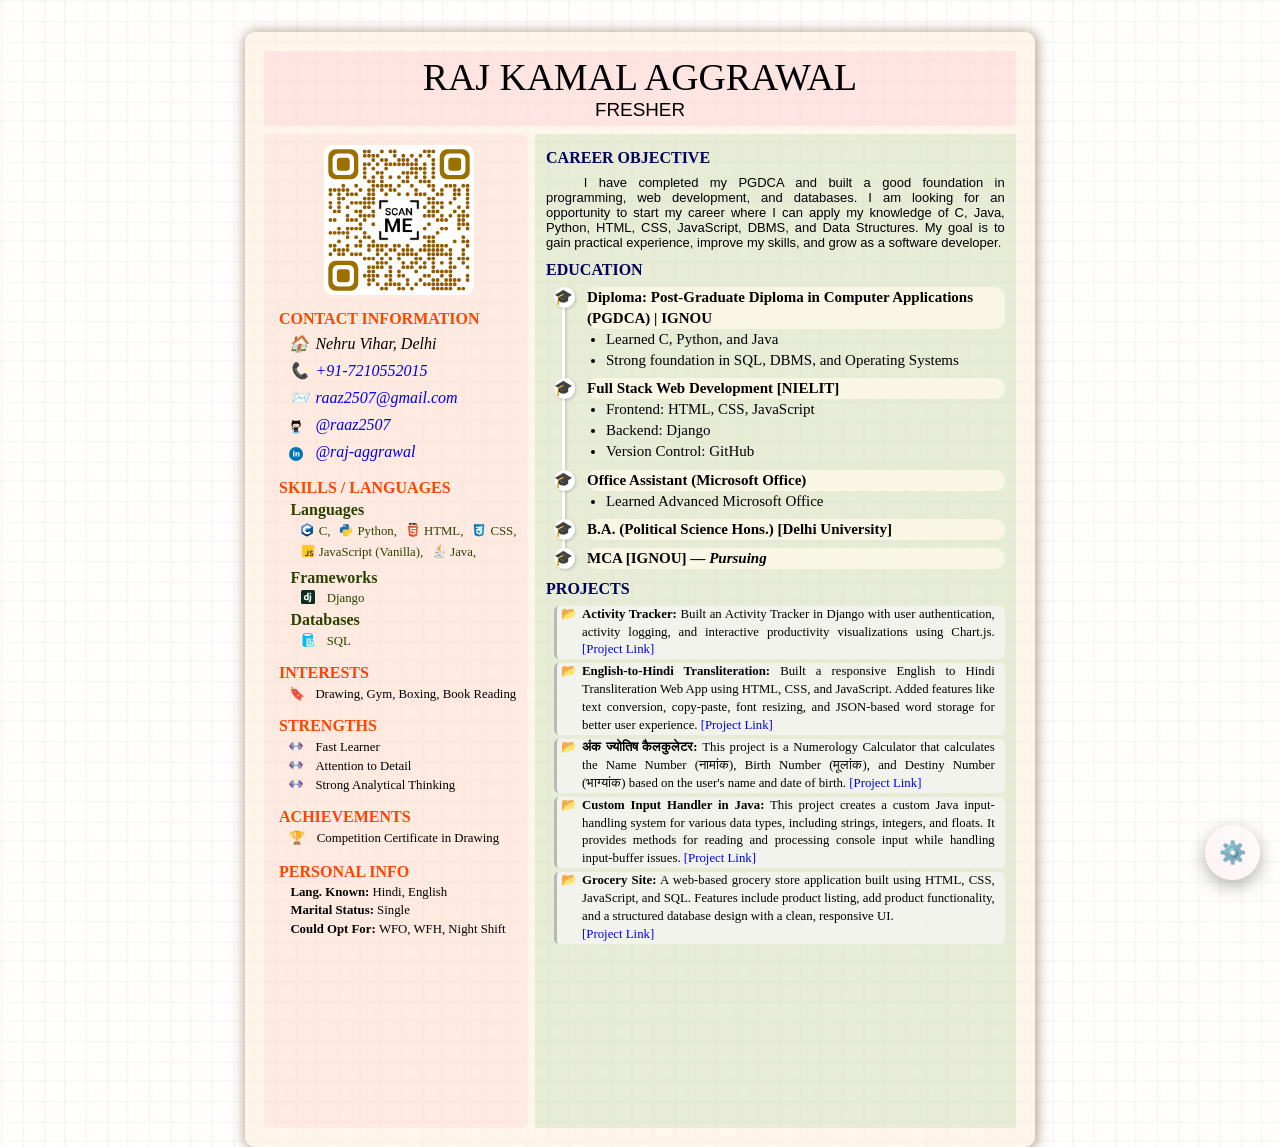
<file: index.html>
<!DOCTYPE html>
<html lang="en">
<head>
    <meta charset="UTF-8">
    <meta name="viewport" content="width=device-width, initial-scale=1.0">
    <!-- Open Graph protocol start -->
     <!-- Open Graph Meta Tags -->
    <meta property="og:title" content="Raj Kamal Aggrawal | Resume & Portfolio">
    <meta property="og:description" content="Resume of Raj Kamal Aggrawal | Fresher | MCA Student | Skills: C, Python, Java, SQL, HTML, CSS, JavaScript. Projects include Transliteration Web App, Numerology Calculator, Java Input Handler, Calendar System, and more.">
    <meta property="og:type" content="website">
    <meta property="og:url" content="https://raaz2507.github.io/Resume/">
    <meta property="og:image" content="https://raaz2507.github.io/Resume/Files/resumeQR.png">

    <!-- Twitter Card (for better preview on Twitter/X) -->
    <meta name="twitter:card" content="summary_large_image">
    <meta name="twitter:title" content="Raj Kamal Aggrawal - Fresher Resume & Portfolio">
    <meta name="twitter:description" content="Passionate about programming & technology. Skilled in Python, Java, C, SQL, HTML, CSS, JavaScript. Explore my resume and projects here.">
    <meta name="twitter:image" content="https://raaz2507.github.io/Resume/Files/resumeQR.png">

    
    <title>Resume</title>
    <link rel="icon" type="image/png" href="./Files/cv.png">
    <link rel="stylesheet" href="./style.css">
</head>
<body>
    <div class="page">
        <header>
            <p id="name">Raj Kamal Aggrawal</p>
            <p id="status">Fresher</p>
        </header>
        <aside id="infoBlock">
            <canvas id="qrBlock" width="500" height="500" role="img" aria-label="QR code linking to the online resume">Your browser does not support the resume QR code.</canvas>

            <section id="ContactInfoBlock">
                <h4 class="heading">Contact Information</h4>
                <ul id="address" class="custom-bullet">
                    <li>Nehru Vihar, Delhi</li>
                </ul>
                <ul id="phNum" class="custom-bullet">
                    <li><a href="tel:+917210552015">+91-7210552015</a></li>
                </ul>
                <ul id="Email" class="custom-bullet">
                    <li><a href="mailto:raaz2507@gmail.com">raaz2507@gmail.com</a></li>
                </ul>
                <ul id="github" class="custom-bullet">
                    <li><a href="https://github.com/raaz2507" target="_blank" rel="noopener noreferrer">@raaz2507</a></li>
                </ul>
                <ul id="linkedin" class="custom-bullet">
                    <!-- listStyleSetting -->
                    <li><a href="https://www.linkedin.com/in/raj-aggrawal" target="_blank" rel="noopener noreferrer">@raj-aggrawal</a></li>
                </ul>
            </section>
             <!-- Skills Section -->
            <section id="skillsInfoBlock">
                <h4 class="heading">Skills / Languages</h4>
                <article  class="skill-group">
                    <h3 class="sub-heading">Languages</h3>
                    <ul id="language" class="custom-bullet in_one_line">
                        <li class="c-icon">C</li>
                        <li class="python-icon">Python</li>
                        <li class="html-icon">HTML</li>
                        <li class="css-icon">CSS</li>
                        <li class="js-icon">JavaScript (Vanilla)</li>
                        <li class="java-icon">Java</li> 
                    </ul>
                </article>      
                <article class="skill-group">
                    <h3 class="sub-heading" id="framework">Frameworks</h3>
                    <ul class="custom-bullet"><li class="django-icon">Django</li></ul>
                </article>
                <article class="skill-group">
                    <h3 class="sub-heading">Databases</h3>
                    <ul id="database" class="custom-bullet">
                        <li class="sql-icon">SQL</li>
                    </ul>
                </article>     
            </section>
            
            <!-- Interests -->
            <section id="interestBlock" >
                <h4 class="heading">INTERESTS</h4>
                <ul class="custom-bullet">
                    <li>Drawing, Gym, Boxing, Book Reading</li>
                    <!-- <li>Drawing</li> -->
                    <!-- <li>Gym</li> -->
                    <!-- <li>Boxing</li> -->
                    <!-- <li>Book Reading</li> -->
                    <!-- <li>Problem-solving</li> -->
                </ul>
            </section>

            <!-- Strengths -->
            <section id="strengthBlock">
                <h4 class="heading">Strengths</h4>
                <ul class="custom-bullet">
                    <li>Fast Learner</li>
                    <li>Attention to Detail</li>
                    <li>Strong Analytical Thinking</li>
                </ul>
            </section>

            <!-- Achievements -->
            <section id="achievementBlock">
                <h4 class="heading">Achievements</h4>
                <ul class="custom-bullet">
                    <li>Competition Certificate in Drawing</li>
                </ul>
            </section>

            <!-- Other Info -->
            <section id="otherInfoBlock">
                <h4 class="heading">Personal Info</h4>
                <ul>
                    <li><span class="sub-heading">Lang. Known:&nbsp;</span>Hindi, English</li>
                    <li><span class="sub-heading">Marital Status:&nbsp;</span>Single</li>
                    <li><span class="sub-heading">Could Opt For:&nbsp;</span>WFO, WFH, Night Shift</li>
                </ul>
            </section>
        </aside>
        <main id="conBlock">
            <div id="profileBlock">
                <h3 class="heading">Career Objective</h3>
                <p>
                    I have completed my PGDCA and built a good foundation in programming, web development, and databases. 
                    I am looking for an opportunity to start my career where I can apply my knowledge of C, Java, Python, HTML, CSS, JavaScript, DBMS, and Data Structures. 
                    My goal is to gain practical experience, improve my skills, and grow as a software developer.
                </p>
            </div>
            <section id="EduBlock">
                <h3 class="heading">Education</h3>
                <ul class="custom-bullet timeline">
                    <li><p class="title">Diploma: Post-Graduate Diploma in Computer Applications (PGDCA) | IGNOU</p>
                        <ul>
                            <li>Learned C, Python, and Java</li>
                            <li>Strong foundation in SQL, DBMS, and Operating Systems</li>
                        </ul>
                    </li>
                    <li><p class="title">Full Stack Web Development [NIELIT]</p>
                        <ul>
                            <li>Frontend: HTML, CSS, JavaScript</li>
                            <li>Backend: Django</li>
                            <li>Version Control:  GitHub</li>
                        </ul>
                    </li>
                    <li><p class="title">Office Assistant (Microsoft Office)</p>
                        <ul><li>Learned Advanced Microsoft Office</li></ul>
                    </li>
                    <li><p class="title">B.A. (Political Science Hons.) [Delhi University]</p></li>
                    <li><p class="title">MCA [IGNOU] <i>— Pursuing</i></p></li>
                </ul>
            </section>
            <!-- <section id="OthExpBlock">
                <h3 class="heading">Other Experience</h3>
                <ul>
                    <li>Adobe Photoshop</li>
                    <li>Strong Computer Hardware Knowledge</li>
                </ul>
            </section> -->
            <section id="ProjectBlock">
                <h4 class="heading">Projects</h4>
                <ul class="custom-bullet">
                    <li>
                        <div class="project-description">
                            <h4 class="projectTitle">Activity Tracker:</h4>
                            Built an Activity Tracker in Django with user authentication, activity logging, and interactive productivity visualizations using Chart.js.
                            <a href="https://activitytracker-django.onrender.com/" target="_blank" rel="noopener noreferrer">[Project Link]</a>
                        </div>
                    </li>
                    <li>
                        <div class="project-description">
                            <h4 class="projectTitle">English-to-Hindi Transliteration:</h4>
                            Built a responsive English to Hindi Transliteration Web App using HTML, CSS, and JavaScript. Added features like text conversion, copy-paste, font resizing, and JSON-based word storage for better user experience. 
                            <a href="https://raaz2507.github.io/English2Hindi-Transliteration/" target="_blank" rel="noopener noreferrer">[Project Link]</a>
                        </div>
                    </li>
                    <li> 
                        <div class="project-description">
                            <h4 class="projectTitle">अंक ज्योतिष कैलकुलेटर:</h4>
                            This project is a Numerology Calculator that calculates the Name Number (नामांक), Birth Number (मूलांक), and Destiny Number (भाग्यांक) based on the user's name and date of birth. 
                            <a href="https://raaz2507.github.io/Horoscope/" target="_blank" rel="noopener noreferrer">[Project Link]</a>
                        </div>
                    </li>
                    <li>
                        <div class="project-description">
                            <h4 class="projectTitle">Custom Input Handler in Java:</h4> 
                            This project creates a custom Java input-handling system for various data types, including strings, integers, and floats. It provides methods for reading and processing console input while handling input-buffer issues.
                            <a href="https://github.com/raaz2507/javaInput-Scanner-Class" target="_blank" rel="noopener noreferrer">[Project Link]</a>
                        </div>
                    </li>
                    
                    <li>
                        <div class="project-description">
                            <h4 class="projectTitle">Grocery Site:</h4>
                            A web-based grocery store application built using HTML, CSS, JavaScript, and SQL. Features include product listing, add product functionality, and a structured database design with a clean, responsive UI.
                            <a href="https://raaz2507.github.io/GrocerySite/" target="_blank" rel="noopener noreferrer"><br>[Project Link]</a>
                        </div>
                    </li>
                </ul>
            </section>
        </main>
    </div>

    <script src="./print_script.js"></script>
    <script>
        const car_obj = document.querySelector('#profileBlock p');
        const org_text = car_obj.innerHTML;
        const money = `💵💸🤑💰💲💶`;

        car_obj.addEventListener('mouseover', () => {
            let str = '';
            for (let i = 0; i < 24; i++) {
                str += money;
            }
            car_obj.innerHTML = str;
        });

        car_obj.addEventListener('mouseout', () => {
            car_obj.innerHTML = org_text;
        });
    </script>
</body>
</html>
</file>
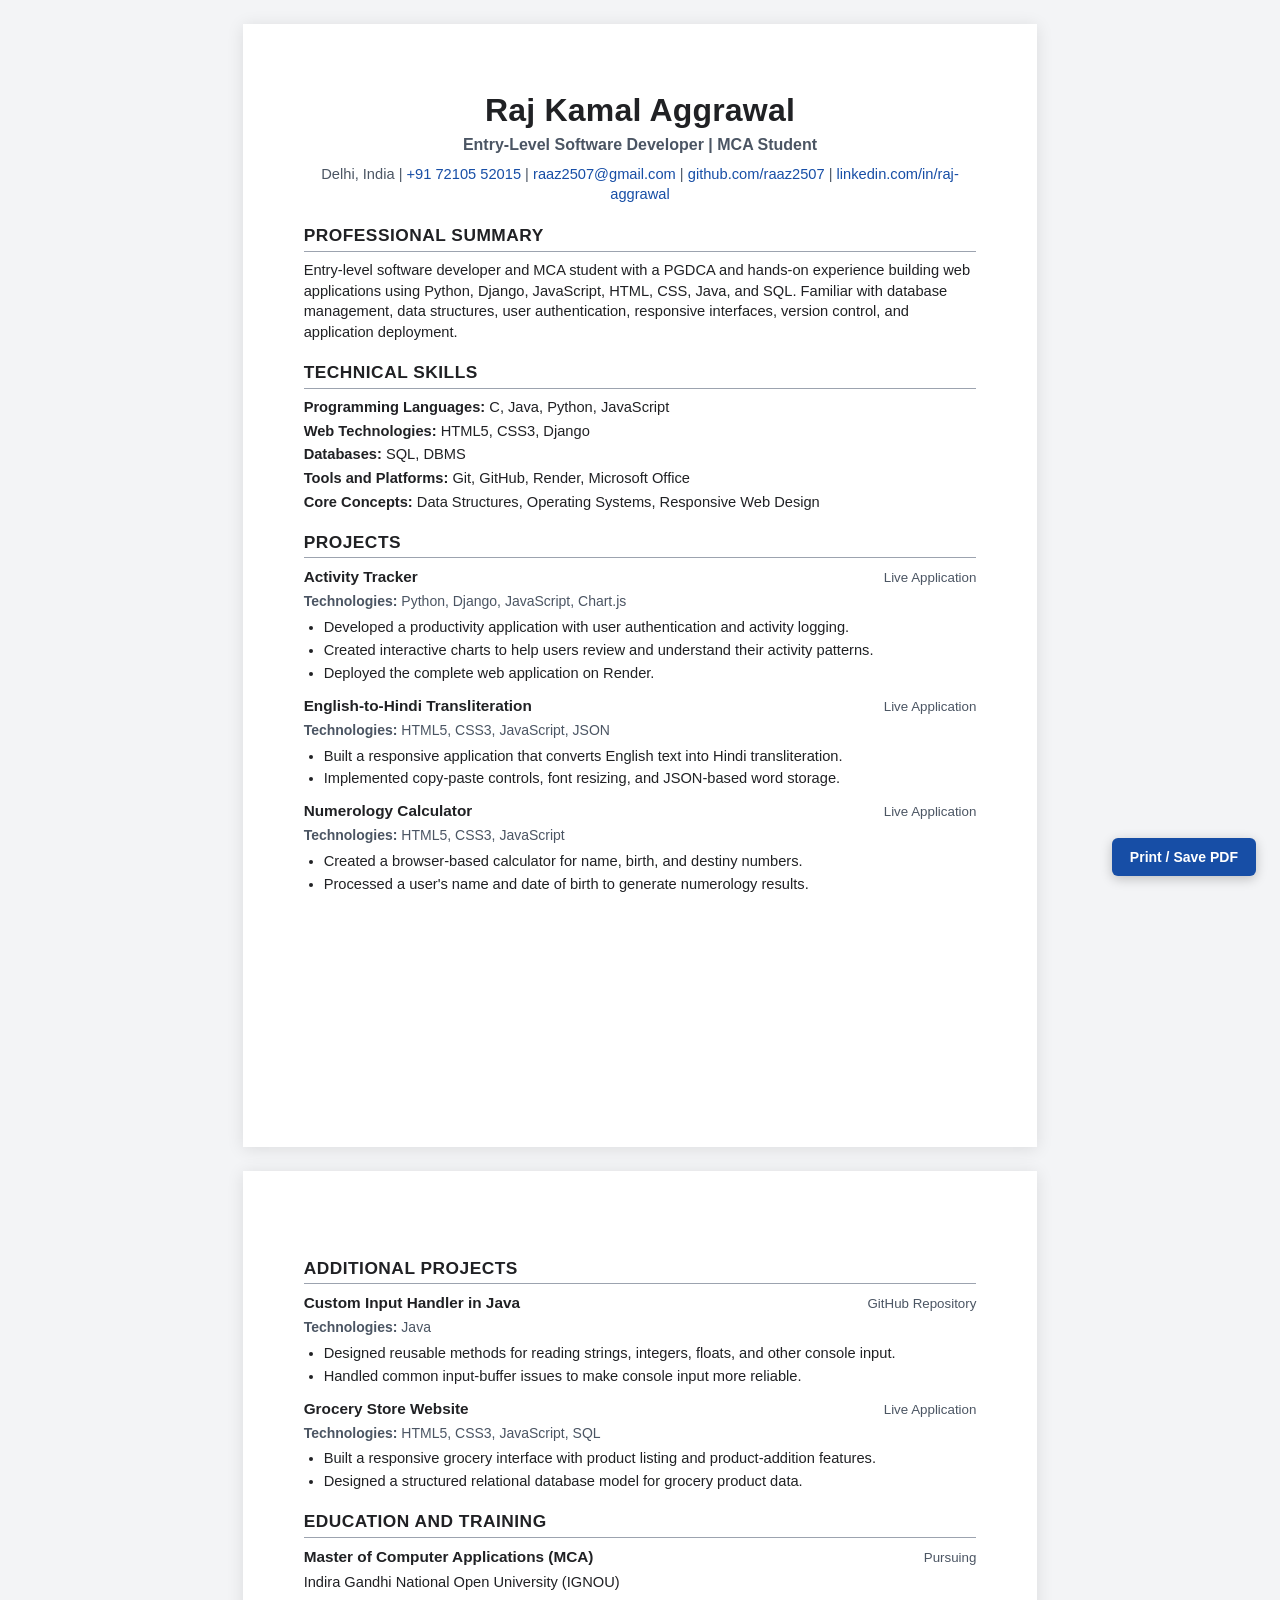
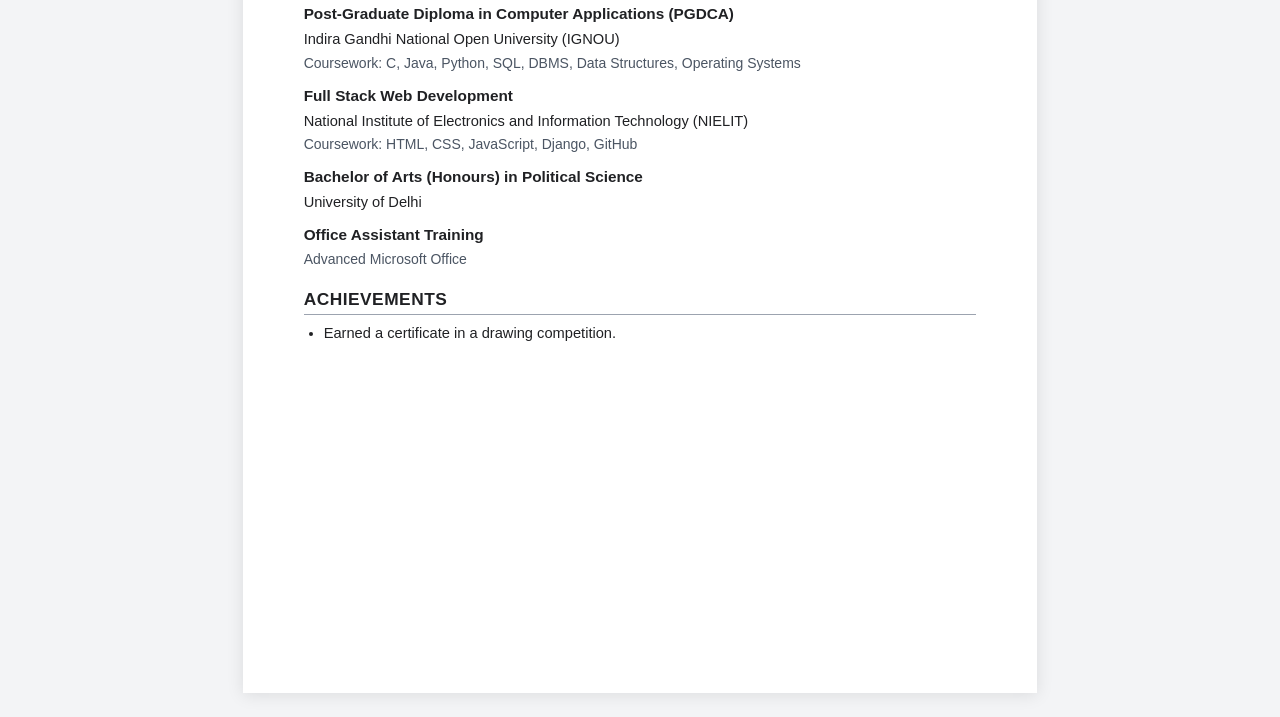
<file: index_2.html>
<!DOCTYPE html>
<html lang="en">
<head>
    <meta charset="UTF-8">
    <meta name="viewport" content="width=device-width, initial-scale=1.0">
    <meta name="description" content="ATS-friendly software developer resume of Raj Kamal Aggrawal">
    <title>Raj Kamal Aggrawal | Software Developer Resume</title>
    <style>
        :root {
            --text: #202124;
            --muted: #4b5563;
            --rule: #9ca3af;
            --link: #174ea6;
        }

        * {
            box-sizing: border-box;
        }

        body {
            margin: 0;
            background: #f3f4f6;
            color: var(--text);
            font-family: Arial, Helvetica, sans-serif;
            font-size: 11pt;
            line-height: 1.42;
        }

        .resume {
            width: min(210mm, 100%);
            margin: 24px auto;
        }

        .page {
            width: 210mm;
            min-height: 297mm;
            margin-bottom: 24px;
            padding: 18mm 16mm;
            background: #fff;
            box-shadow: 0 2px 16px rgb(0 0 0 / 10%);
            break-after: page;
        }

        .page:last-child {
            margin-bottom: 0;
            break-after: auto;
        }

        .print-button {
            position: fixed;
            right: 24px;
            bottom: 24px;
            z-index: 10;
            padding: 11px 18px;
            border: 0;
            border-radius: 6px;
            background: #174ea6;
            color: #fff;
            font: 700 10.5pt Arial, Helvetica, sans-serif;
            cursor: pointer;
            box-shadow: 0 3px 12px rgb(0 0 0 / 22%);
        }

        .print-button:hover,
        .print-button:focus-visible {
            background: #123b7d;
        }

        header {
            margin-bottom: 18px;
            text-align: center;
        }

        h1 {
            margin: 0 0 5px;
            font-size: 24pt;
            line-height: 1.15;
            letter-spacing: 0.2px;
        }

        .headline {
            margin: 0 0 7px;
            color: var(--muted);
            font-size: 12pt;
            font-weight: 700;
        }

        address {
            color: var(--muted);
            font-style: normal;
        }

        address span:not(:last-child)::after {
            content: " | ";
        }

        a {
            color: var(--link);
            text-decoration: none;
        }

        section {
            margin-top: 17px;
        }

        h2 {
            margin: 0 0 8px;
            padding-bottom: 3px;
            border-bottom: 1px solid var(--rule);
            font-size: 13pt;
            letter-spacing: 0.5px;
            text-transform: uppercase;
        }

        h3 {
            margin: 0;
            font-size: 11.5pt;
        }

        p {
            margin: 4px 0;
        }

        ul {
            margin: 5px 0 0;
            padding-left: 20px;
        }

        li {
            margin: 2px 0;
        }

        .skills p {
            margin: 3px 0;
        }

        .entry {
            margin-top: 11px;
            break-inside: avoid;
        }

        .entry:first-of-type {
            margin-top: 0;
        }

        .entry-heading {
            display: flex;
            align-items: baseline;
            justify-content: space-between;
            gap: 15px;
        }

        .meta {
            color: var(--muted);
            font-size: 10pt;
            white-space: nowrap;
        }

        .technology {
            color: var(--muted);
            font-size: 10.5pt;
        }

        @media (max-width: 650px) {
            .resume {
                width: 100%;
                margin: 0;
            }

            .page {
                width: 100%;
                min-height: auto;
                margin: 0;
                padding: 24px 18px;
                box-shadow: none;
            }

            .entry-heading {
                display: block;
            }

            .meta {
                white-space: normal;
            }

            address span {
                display: block;
            }

            address span::after {
                content: "" !important;
            }
        }

        @media print {
            @page {
                size: A4;
                margin: 13mm;
            }

            body {
                background: #fff;
                font-size: 10.5pt;
            }

            .resume {
                width: auto;
                margin: 0;
                padding: 0;
            }

            .page {
                width: auto;
                min-height: calc(297mm - 26mm);
                margin: 0;
                padding: 0;
                box-shadow: none;
                break-after: page;
            }

            .page:last-child {
                break-after: auto;
            }

            .print-button {
                display: none;
            }

            a {
                color: inherit;
            }
        }
    </style>
</head>
<body>
    <button class="print-button" type="button" onclick="window.print()" aria-label="Print resume or save it as a PDF">
        Print / Save PDF
    </button>
    <main class="resume">
      <div class="page">
        <header>
            <h1>Raj Kamal Aggrawal</h1>
            <p class="headline">Entry-Level Software Developer | MCA Student</p>
            <address aria-label="Contact information">
                <span>Delhi, India</span>
                <span><a href="tel:+917210552015">+91 72105 52015</a></span>
                <span><a href="mailto:raaz2507@gmail.com">raaz2507@gmail.com</a></span>
                <span><a href="https://github.com/raaz2507">github.com/raaz2507</a></span>
                <span><a href="https://www.linkedin.com/in/raj-aggrawal">linkedin.com/in/raj-aggrawal</a></span>
            </address>
        </header>

        <section aria-labelledby="summary-heading">
            <h2 id="summary-heading">Professional Summary</h2>
            <p>
                Entry-level software developer and MCA student with a PGDCA and hands-on experience
                building web applications using Python, Django, JavaScript, HTML, CSS, Java, and SQL.
                Familiar with database management, data structures, user authentication, responsive
                interfaces, version control, and application deployment.
            </p>
        </section>

        <section class="skills" aria-labelledby="skills-heading">
            <h2 id="skills-heading">Technical Skills</h2>
            <p><strong>Programming Languages:</strong> C, Java, Python, JavaScript</p>
            <p><strong>Web Technologies:</strong> HTML5, CSS3, Django</p>
            <p><strong>Databases:</strong> SQL, DBMS</p>
            <p><strong>Tools and Platforms:</strong> Git, GitHub, Render, Microsoft Office</p>
            <p><strong>Core Concepts:</strong> Data Structures, Operating Systems, Responsive Web Design</p>
        </section>

        <section aria-labelledby="projects-heading">
            <h2 id="projects-heading">Projects</h2>

            <article class="entry">
                <div class="entry-heading">
                    <h3>Activity Tracker</h3>
                    <a class="meta" href="https://activitytracker-django.onrender.com/">Live Application</a>
                </div>
                <p class="technology"><strong>Technologies:</strong> Python, Django, JavaScript, Chart.js</p>
                <ul>
                    <li>Developed a productivity application with user authentication and activity logging.</li>
                    <li>Created interactive charts to help users review and understand their activity patterns.</li>
                    <li>Deployed the complete web application on Render.</li>
                </ul>
            </article>

            <article class="entry">
                <div class="entry-heading">
                    <h3>English-to-Hindi Transliteration</h3>
                    <a class="meta" href="https://raaz2507.github.io/English2Hindi-Transliteration/">Live Application</a>
                </div>
                <p class="technology"><strong>Technologies:</strong> HTML5, CSS3, JavaScript, JSON</p>
                <ul>
                    <li>Built a responsive application that converts English text into Hindi transliteration.</li>
                    <li>Implemented copy-paste controls, font resizing, and JSON-based word storage.</li>
                </ul>
            </article>

            <article class="entry">
                <div class="entry-heading">
                    <h3>Numerology Calculator</h3>
                    <a class="meta" href="https://raaz2507.github.io/Horoscope/">Live Application</a>
                </div>
                <p class="technology"><strong>Technologies:</strong> HTML5, CSS3, JavaScript</p>
                <ul>
                    <li>Created a browser-based calculator for name, birth, and destiny numbers.</li>
                    <li>Processed a user's name and date of birth to generate numerology results.</li>
                </ul>
            </article>
        </section>
      </div>

      <div class="page">
        <section aria-labelledby="additional-projects-heading">
            <h2 id="additional-projects-heading">Additional Projects</h2>

            <article class="entry">
                <div class="entry-heading">
                    <h3>Custom Input Handler in Java</h3>
                    <a class="meta" href="https://github.com/raaz2507/javaInput-Scanner-Class">GitHub Repository</a>
                </div>
                <p class="technology"><strong>Technologies:</strong> Java</p>
                <ul>
                    <li>Designed reusable methods for reading strings, integers, floats, and other console input.</li>
                    <li>Handled common input-buffer issues to make console input more reliable.</li>
                </ul>
            </article>

            <article class="entry">
                <div class="entry-heading">
                    <h3>Grocery Store Website</h3>
                    <a class="meta" href="https://raaz2507.github.io/GrocerySite/">Live Application</a>
                </div>
                <p class="technology"><strong>Technologies:</strong> HTML5, CSS3, JavaScript, SQL</p>
                <ul>
                    <li>Built a responsive grocery interface with product listing and product-addition features.</li>
                    <li>Designed a structured relational database model for grocery product data.</li>
                </ul>
            </article>
        </section>

        <section aria-labelledby="education-heading">
            <h2 id="education-heading">Education and Training</h2>

            <article class="entry">
                <div class="entry-heading">
                    <h3>Master of Computer Applications (MCA)</h3>
                    <span class="meta">Pursuing</span>
                </div>
                <p>Indira Gandhi National Open University (IGNOU)</p>
            </article>

            <article class="entry">
                <h3>Post-Graduate Diploma in Computer Applications (PGDCA)</h3>
                <p>Indira Gandhi National Open University (IGNOU)</p>
                <p class="technology">Coursework: C, Java, Python, SQL, DBMS, Data Structures, Operating Systems</p>
            </article>

            <article class="entry">
                <h3>Full Stack Web Development</h3>
                <p>National Institute of Electronics and Information Technology (NIELIT)</p>
                <p class="technology">Coursework: HTML, CSS, JavaScript, Django, GitHub</p>
            </article>

            <article class="entry">
                <h3>Bachelor of Arts (Honours) in Political Science</h3>
                <p>University of Delhi</p>
            </article>

            <article class="entry">
                <h3>Office Assistant Training</h3>
                <p class="technology">Advanced Microsoft Office</p>
            </article>
        </section>

        <section aria-labelledby="achievements-heading">
            <h2 id="achievements-heading">Achievements</h2>
            <ul>
                <li>Earned a certificate in a drawing competition.</li>
            </ul>
        </section>
      </div>
    </main>
</body>
</html>
</file>
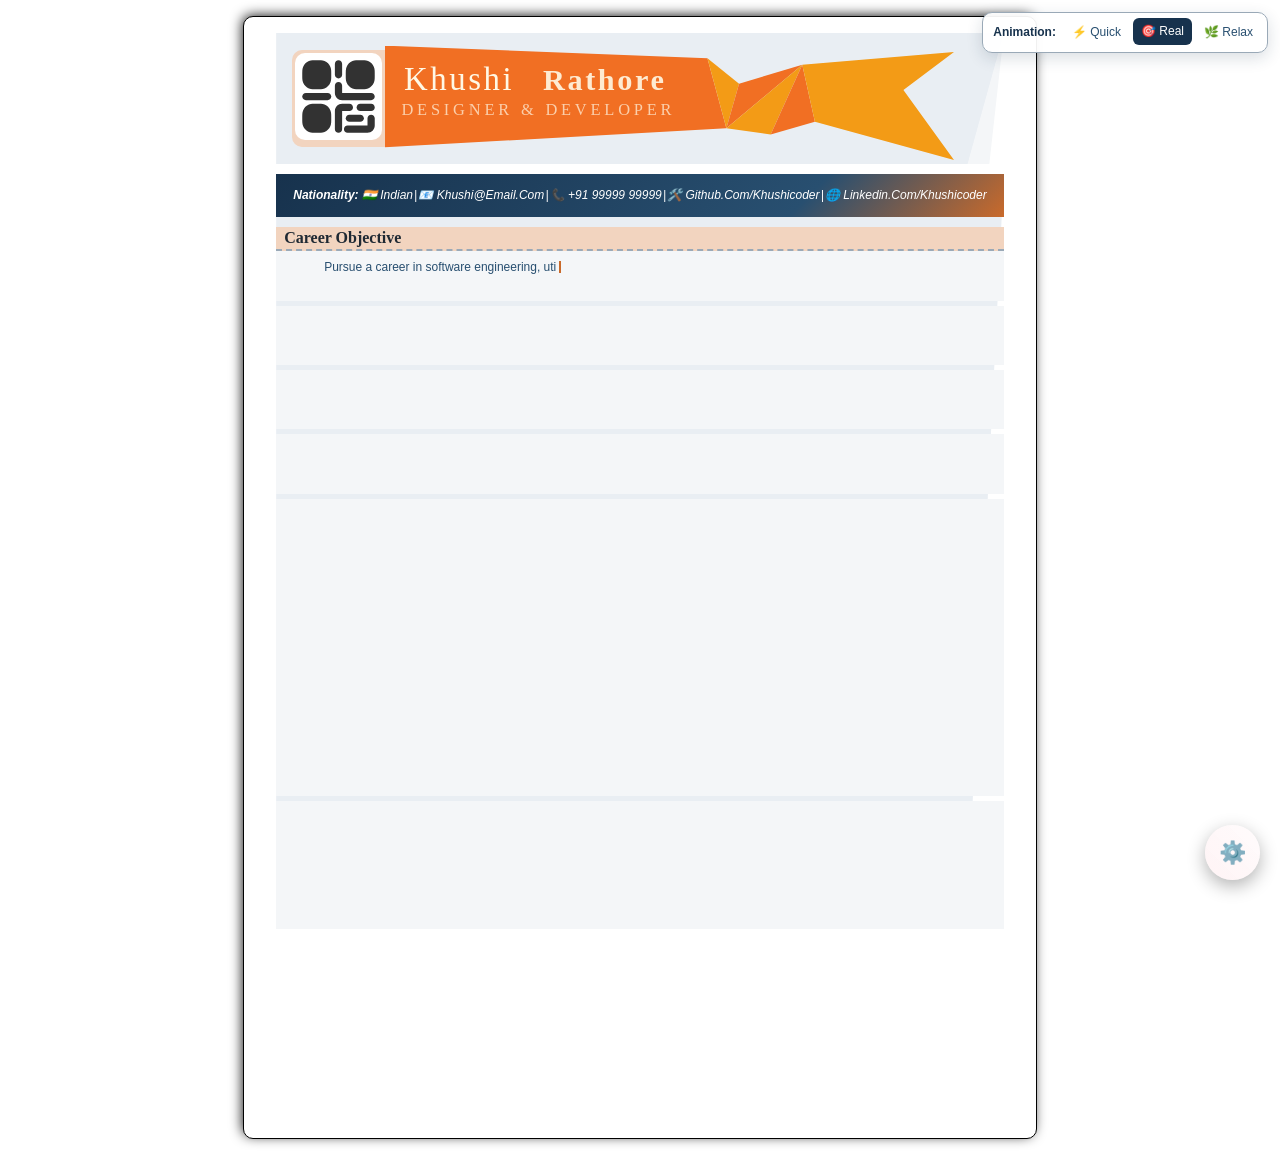
<file: resumeTemplats/kresume.html>
<!doctype html>
<html lang="en" data-animation-speed="real">

<head>
	<meta charset="UTF-8" />
	<meta name="viewport" content="width=device-width, initial-scale=1.0" />

	<!-- 🔹 Title -->
	<title>Khushi Rathore | Web Developer Resume</title>

	<!-- 🔹 Open Graph (Facebook, WhatsApp, LinkedIn) -->
	<meta property="og:title" content="Khushi Rathore | Web Developer Resume" />
	<meta property="og:description"
		content="Passionate Web Developer skilled in HTML, CSS, JavaScript, Django & more. Explore my resume and projects." />
	<meta property="og:image" content="https://yourdomain.com/preview.jpg" />
	<meta property="og:url" content="https://github.com/khushicoder" />
	<meta property="og:type" content="website" />

	<!-- 🔹 Twitter Card (optional but useful) -->
	<meta name="twitter:card" content="summary_large_image" />
	<meta name="twitter:title" content="Khushi Rathore | Web Developer Resume" />
	<meta name="twitter:description"
		content="Passionate Web Developer skilled in HTML, CSS, JavaScript, Django & more." />
	<meta name="twitter:image" content="https://yourdomain.com/preview.jpg" />

	<title>Resume</title>
	<link rel="stylesheet" href="style.css">
</head>

	<body>
		<div class="animation-selector" role="radiogroup" aria-label="Animation speed">
			<span class="animation-selector__title">Animation:</span>
			<label>
				<input type="radio" name="animation-speed" value="quick" />
				<span>⚡ Quick</span>
			</label>
			<label>
				<input type="radio" name="animation-speed" value="real" checked />
				<span>🎯 Real</span>
			</label>
			<label>
				<input type="radio" name="animation-speed" value="relax" />
				<span>🌿 Relax</span>
			</label>
		</div>
		<div class="page">
		<header>
			<section class="qr_container">
				<img src="./qrcode.svg" alt="QR code" width="350" height="100" />
			</section>
			<section class="riban">
				<img src="./riban.svg" alt="ribbon" />
			</section>
		</header>
		<main>
			<address>
				<p> <a href="#"><strong>Nationality: </strong>🇮🇳 Indian</a></p>
				<span class="seprater">|</span>
				<p>📧 <a href="mailto:khushi@email.com">khushi@email.com</a></p>
				<span class="seprater">|</span>
				<p>📞 <a href="tel:+919999999999">+91 99999 99999</a></p>
				<span class="seprater">|</span>
				<p>
					🛠️
					<a href="https://github.com/khushicoder" target="_blank">github.com/khushicoder</a>
				</p>
				<span class="seprater">|</span>
				<p>🌐 <a href="https://linkdin.com/khushicoder" target="_blank">linkedin.com/khushicoder</a> </p>
			</address>
			<article class="cariare_objetive" aria-label="cariare_objetive">
				<h3 class="heading">Career Objective</h3>
				<p>
					Pursue a career in software engineering, utilizing my knowledge in
					Computer Science &amp; Engineering to develop innovative solutions,
					enhance technical skills and contribute effectively to
					organizational growth in my professional journey.
				</p>
			</article>
			<section class="work_expriance">
				<h3 class="heading">Work Experience</h3>
				<article>Fresher</article>
			</section>
			<section class="technical_skills" aria-label="Skills">
				<h3 class="heading">Technical Skills</h3>
				<ul>
					<li>HTML5</li>
					<li>CSS</li>
					<li>JavaScript</li>
					<li>SQL</li>
					<li>Django</li>
					<li>PHP</li>
					<li>Python</li>
					<li>MS Office</li>
				</ul>
			</section>
			<section class="soft_skills" aria-label="soft_Skills">
				<h3 class="heading">Soft Skills</h3>
				<ul>
					<li>Communication</li>
					<li>Leadership</li>
					<li>Teamwork</li>
					<li>Problem-Solving</li>
				</ul>
			</section>

			<!-- Education section -->
			<section class="education" aria-label="education" role="list">
				<h3 class="heading">Education</h3>
				<section class="edu_list">
					<article class="edu_item" role="list_item">
						<div class="edu_content">
						<h4 class="title_text">
							Diploma in Computer Science & Engineering
						</h4>
						<p>
							<strong class="item_title">Board: </strong><span>KMGGP</span>
						</p>
						<p>
							<strong class="item_title">Year: </strong><span>2024-2026</span>
						</p>
						</div>
					</article>
					<article class="edu_item" role="list_item">
						<div class="edu_content">
						<h4 class="title_text">Bachelor (B.Sc.)</h4>
						<p><strong class="item_title">Board: </strong><span>UU</span></p>
						<p>
							<strong class="item_title">Year: </strong><span>2021-2026</span>
						</p>
						</div>
					</article>
					<article class="edu_item" role="list_item">
						<div class="edu_content">
						<h4 class="title_text">Intermediate (12th)</h4>
						<p>
							<strong class="item_title">Board: </strong><span>CBSE</span>
						</p>
						<p><strong class="item_title">Year: </strong><span>2021</span></p>
						<p><strong>Percentage: </strong><span>71.5%</span></p>
						</div>
					</article>
					<article class="edu_item" role="list_item">
						<div class="edu_content">
						<h4 class="title_text">High School (10th)</h4>
						<p>
							<strong class="item_title">Board: </strong><span>CBSE</span>
						</p>
						<p><strong class="item_title">Year: </strong><span>2019</span></p>
						<p><strong>Percentage: </strong><span>79.17%</span></p>
						</div>
					</article>
				</section>
			</section>
			<section class="projects" aria-label="projects">
				<h3 class="heading">Projects</h3>
				<article class="project_item">
					<h4 class="title_text">E-Commerce Website</h4>
					<p><strong class="item-title">Stack</strong> <span>Node.js</span></p>
					<p>
						<strong class="item-title">Tech:</strong><span>HTML, CSS, JS</span>
					</p>
					<p>
						<strong class="item-title">Feature:</strong>
						<span>Cart, Login System</span>
					</p>
					<p>
						<strong class="item-title">Short Description:</strong><span></span>
					</p>
				</article>
			</section>
		</main>
	</div>


	<script type="text/javascript" src="../print_script.js"></script>
	<script>

		const edu = document.querySelector(".edu_list");
		const animationSpeedInputs = document.querySelectorAll('input[name="animation-speed"]');
		const animationSpeedConfig = {
			quick: { character: 8, comma: 40, period: 80 },
			real: { character: 20, comma: 100, period: 200 },
			relax: { character: 38, comma: 180, period: 350 },
		};

		const getAnimationSpeed = () => {
			const selectedMode = document.querySelector('input[name="animation-speed"]:checked')?.value || "real";
			return animationSpeedConfig[selectedMode];
		};

		animationSpeedInputs.forEach(input => {
			input.addEventListener("change", () => {
				document.documentElement.dataset.animationSpeed = input.value;
			});
		});

		const story = {
			careerHeading: document.querySelector(".cariare_objetive .heading"),
			careerContent: document.querySelector(".cariare_objetive p"),
			workHeading: document.querySelector(".work_expriance .heading"),
			workContent: document.querySelector(".work_expriance article"),
			technicalHeading: document.querySelector(".technical_skills .heading"),
			technicalItems: [...document.querySelectorAll(".technical_skills li")],
			softHeading: document.querySelector(".soft_skills .heading"),
			softItems: [...document.querySelectorAll(".soft_skills li")],
			educationHeading: document.querySelector(".education > .heading"),
			projectHeading: document.querySelector(".projects > .heading"),
			projectTitle: document.querySelector(".project_item .title_text"),
			projectDetails: [...document.querySelectorAll(".project_item p")],
		};
		const storyElements = [
			story.careerHeading, story.careerContent,
			story.workHeading, story.workContent,
			story.technicalHeading, ...story.technicalItems,
			story.softHeading, ...story.softItems,
			story.educationHeading,
			story.projectHeading, story.projectTitle, ...story.projectDetails,
		].filter(Boolean);
		const originalContent = new Map(storyElements.map(element => [element, {
			html: element.innerHTML,
			text: element.textContent.replace(/\s+/g, " ").trim(),
		}]));
		let skipStory = false;
		let storyStarted = false;

		const wait = milliseconds => new Promise(resolve => window.setTimeout(resolve, milliseconds));
		const typeElement = async element => {
			if (!element) return;
			const original = originalContent.get(element);
			element.style.minHeight = `${element.offsetHeight}px`;
			element.classList.remove("story-hidden");
			element.textContent = "";
			element.classList.add("typing-active");

			for (const character of original.text) {
				if (skipStory) break;
				element.textContent += character;
				const speed = getAnimationSpeed();
				const delay = character === "." ? speed.period : character === "," ? speed.comma : speed.character;
				await wait(delay);
			}

			element.innerHTML = original.html;
			element.classList.remove("typing-active");
		};

		const typeItems = async items => {
			for (const item of items) await typeElement(item);
		};

		const completeStory = () => {
			skipStory = true;
			storyElements.forEach(element => {
				const original = originalContent.get(element);
				element.innerHTML = original.html;
				element.classList.remove("story-hidden", "typing-active");
			});
			edu?.classList.add("show-line");
		};

		const runStory = async () => {
			if (storyStarted) return;
			storyStarted = true;

			await typeElement(story.careerHeading);
			await typeElement(story.careerContent);
			await typeElement(story.workHeading);
			await typeElement(story.workContent);
			await typeElement(story.technicalHeading);
			await typeItems(story.technicalItems);
			await typeElement(story.softHeading);
			await typeItems(story.softItems);
			await typeElement(story.educationHeading);

			edu?.classList.add("show-line");
			const mode = document.documentElement.dataset.animationSpeed || "real";
			const educationWait = mode === "quick" ? 950 : mode === "relax" ? 2900 : 1800;
			if (!skipStory) await wait(educationWait);

			await typeElement(story.projectHeading);
			await typeElement(story.projectTitle);
			await typeItems(story.projectDetails);
		};

		storyElements.forEach(element => element.classList.add("story-hidden"));

		if (window.matchMedia("(prefers-reduced-motion: reduce)").matches) {
			completeStory();
		} else {
			const main = document.querySelector("main");
			const storyObserver = new IntersectionObserver((entries, currentObserver) => {
				if (entries.some(entry => entry.isIntersecting)) {
					runStory();
					currentObserver.disconnect();
				}
			}, { threshold: 0.1 });
			if (main) storyObserver.observe(main);
		}

		window.addEventListener("beforeprint", completeStory);
	</script>

</body>

</html>
</file>
<file: style.css>
@import url("./resumestyle.css");
@import url("./print_script_style.css");
</file>
<file: resumeTemplats/style.css>
/* @import url("./oldcss.css"); */
@import url("../print_script_style.css");

:root {
  --base_color: #f2d4bf;
  --page_bg: #ffffff;
  --bg_base_color: #f4f6f8;
  --bg_secendry_color: #e9eef3;
  --address-bg: linear-gradient(135deg, #17324d 0%, #284f70 72%, #c96a2b 100%);
  --text-base-color: #ffffff;
  --bg-color2: #c96a2b;
  --text-color1: #1f2933;
  --text-color2: #284f70;
  --font-body: Arial, Helvetica, sans-serif;
  --font-heading: Georgia, "Times New Roman", serif;
  --font-size-body: 12px;
  --font-size-title: 13px;
  --font-size-heading: 16px;
  --font-weight-normal: 400;
  --font-weight-medium: 600;
  --font-weight-bold: 700;
  --color-heading: #17324d;
  --color-accent: #c96a2b;
  --color-on-dark: #ffffff;
  --color-border: #9aa9b7;
  --radius-sm: 6px;
  --radius-md: 10px;
  --space-xs: 4px;
  --space-sm: 8px;
  --space-md: 16px;
  --space-lg: 24px;
  --duration-fast: 300ms;
  --duration-normal: 450ms;
  --duration-line: 1.5s;
  --animation-step-delay: 300ms;
}

:root[data-animation-speed="quick"] {
  --duration-fast: 160ms;
  --duration-normal: 260ms;
  --duration-line: 800ms;
  --animation-step-delay: 140ms;
}

:root[data-animation-speed="real"] {
  --duration-fast: 300ms;
  --duration-normal: 450ms;
  --duration-line: 1.5s;
  --animation-step-delay: 300ms;
}

:root[data-animation-speed="relax"] {
  --duration-fast: 480ms;
  --duration-normal: 720ms;
  --duration-line: 2.4s;
  --animation-step-delay: 500ms;
}
* {
  margin: 0;
  padding: 0;
  box-sizing: border-box;
}
.page {
  width: 210mm;
  height: 297mm;
  padding: 1rem 2rem 2rem;
  border: 1px solid black;
  border-radius: 10px;
  box-shadow: -2px -2px 13px -2px black;
  margin: 1rem auto;
  /* overflow: hidden; */
  background-color: var(--page_bg);
}
header {
  position: relative;
  width: 100%;
  padding-left: 1rem;
  clip-path: polygon(0 0, 0 100%, 98% 100%, 100% 0);
  background-color: var(--bg_base_color);
}
header::after {
  content: "";
  position: absolute;
  top: 0;
  left: 0;
  width: 100%;
  height: 100%;
  clip-path: polygon(0 0, 0 100%, 95% 100%, 100% 0);
  background-color: var(--bg_secendry_color);
  z-index: -1;
}
/* QR */
header .qr_container {
  width: 13%;
  height: auto;
  padding: 3px;
  border-radius: 10px 0 0 10px;
  background-color: var(--base_color);
}
header .qr_container img {
  width: 100%;
  height: 100%;
  object-fit: cover;
  border-radius: 10px;
}
/* Riban */
header .riban {
  width: 80%;
  /* z-index: 1; */
}
header .riban img {
  width: 100%;
  transform: translateY(10%);
  z-index: 2;
}
address {
  padding: 0.8rem 1rem;
  background: var(--address-bg);
  margin: 10px 0;
  color: var(--text-base-color);
}
address a {
  text-decoration: none;
  text-transform: capitalize;
  color: var(--text-base-color);
}

main {
  position: relative;
  z-index: 1;
}
main::after {
  position: absolute;
  top: 0;
  left: 0;
  content: "";
  width: 100%;
  height: 100%;
  background-color: var(--bg_secendry_color);
  clip-path: polygon(0 0, 0 100%, 95% 97%, 100% 0);
  z-index: -1;
}
main h3 {
  background-color: var(--base_color);
  padding-left: 0.5rem;
}

main .heading {
  border-bottom: 2px dashed #9aa9b7;
  text-transform: capitalize;
  color: var(--text-color1);
}
section.technical_skills ul {
  padding: 5px 0;
}

section.technical_skills ul li {
  display: inline-block;
}

section.technical_skills ul li::after {
  content: ",";
}

section.technical_skills ul li:last-child::after {
  content: "";
}

section.education[role="list"] .edu_item {
  background-color: var(--base_color);
  padding: 5px 10px;
  margin-left: 10px;
}
/* flex setting start */
header {
  display: flex;
  align-items: center;
}
address {
  display: flex;
  flex-direction: row;
  flex-wrap: wrap;
  align-items: center;
  justify-content: space-evenly;
}

main > section {
  background: var(--bg_base_color);
  margin-top: 5px;
  padding-bottom: 8px;
  /* padding-top: 8px; */
}
section.soft_skills ul {
  display: flex;
}

section.soft_skills ul li {
  margin-left: 1.3rem;
}
article.cariare_objetive {
  background: var(--bg_base_color);
}

article.cariare_objetive p {
  text-indent: 2rem;
  text-align: justify;
  margin: auto 1rem;
  padding: 0.5rem 0;
}
section.work_expriance article {
  margin-left: 1rem;
  padding: 5px 0;
}
/* flex setting end */
section.technical_skills ul {
  margin-left: 1rem;
  display: flex;
  align-items: center;
  gap: 20px;
  flex-wrap: wrap;
}
/* vertical timeline with center pole start */
section.soft_skills ul {
  list-style: "✔";
  display: flex;
  align-items: center;
  justify-content: space-evenly;
  gap: 10px;
  flex-wrap: wrap;
  color: #28445f;
  padding: 5px 0;
}

/* Education Section start */

section.education .edu_list {
  position: relative;
  padding: 1rem;
}
section.education .edu_list::before {
  position: absolute;
  content: "";
  top: 0;
  left: 50%;
  transform: translateX(-50%) scaleY(0); /* 🔥 start hidden */
  transform-origin: top; /* ऊपर से grow होगी */
  width: 2px;
  height: 95%;
  background-color: #9aa9b7;
  margin: 1rem 0;

  background: linear-gradient(#9aa9b7, #c96a2b);
  box-shadow: 0 0 8px rgba(110, 163, 239, 0.6);

  will-change: transform; /* performance boost */
  /* transition: transform 1.5s ease; */
  animation: drawLine 1.5s ease forwards;
}
/* 🔹 keyframes */
/* .edu_list.show-line::before {
  transform: translateX(-50%) scaleY(1);
} */

.edu_item {
  opacity: 0;
  transform: translateY(20px);
  transition: all 0.6s ease;
}

.edu_list.show-line .edu_item {
  opacity: 1;
  transform: translateY(0);
}
@keyframes drawLine {
  from {
    transform: translateX(-50%) scaleY(0);
  }
  to {
    transform: translateX(-50%) scaleY(1);
  }
}

/* 🔹 items animation */
.edu_item {
  opacity: 0;
  transform: translateY(30px);
  transition: all 0.6s ease;
}

/* 🔥 show items */
.edu_list.show-line .edu_item {
  opacity: 1;
  transform: translateY(0);
}

/* 🔹 stagger effect */
.edu_list.show-line .edu_item:nth-child(1) {
  transition-delay: 0.2s;
}
.edu_list.show-line .edu_item:nth-child(2) {
  transition-delay: 0.4s;
}
.edu_list.show-line .edu_item:nth-child(3) {
  transition-delay: 0.6s;
}
.edu_list.show-line .edu_item:nth-child(4) {
  transition-delay: 0.8s;
}

/* 🔹 dot */
.edu_item::before {
  content: "";
  position: absolute;
  width: 12px;
  height: 12px;
  background: #6ea3ef;
  border-radius: 50%;
  top: 10px;
  z-index: 2;
}

/* left side */
.edu_item:nth-child(odd)::before {
  right: -6px;
}

/* right side */
.edu_item:nth-child(even)::before {
  left: -6px;
}

/* 🔥 icon styling */
.edu_item .icon {
  position: absolute;
  top: -5px;
  font-size: 18px;
  background: white;
  border-radius: 50%;
  padding: 3px;
  box-shadow: 0 0 6px rgba(0, 0, 0, 0.2);
}

/* left icon */
.edu_item:nth-child(odd) .icon {
  right: -30px;
}

/* right icon */
.edu_item:nth-child(even) .icon {
  left: -30px;
}

/* Education Section End */

section.education .edu_list .edu_item {
  width: 47%;
  /* max-width: max-content; */
  position: relative;
  border-radius: 10px;
  color: var(--text-color1);
}
section.education .edu_list .edu_item::before {
  position: absolute;
  content: "";
  width: 0.6rem;
  height: 0.6rem;
  aspect-ratio: 1;
  /* height: 1rem; */
  background-color: var(--bg_secendry_color);
  border: 2px solid var(--bg_secendry_color);
  border-radius: 50%;
  transform: translateX(-50%);
  top: 0px;
}
section.education .edu_list .edu_item:nth-child(odd) {
  left: 0;
}
section.education .edu_list .edu_item:nth-child(odd)::before {
  right: 0;
  transform: translate(130%, 100%);
}
section.education .edu_list .edu_item:nth-child(even) {
  left: 50%;
}
section.education .edu_list .edu_item:nth-child(even)::before {
  left: 0;
  transform: translate(-120%, 100%);
}
section.projects article {
  margin: auto 2rem;
}
section.projects .item-title {
  /* color : var(--text-base-color); */
  margin-right: 0.5rem;
}
section.projects .project_item {
  padding: 5px 0;
}

/* Education timeline animation */
section.education .edu_list::before {
  transform: translateX(-50%) scaleY(0);
  transform-origin: top;
  animation: none;
}

section.education .edu_list.show-line::before {
  animation: educationLineDraw var(--duration-line) ease forwards;
}

section.education .edu_list .edu_item {
  opacity: 0;
  transform: translateY(20px) scale(0.97);
  transition: none;
}

section.education .edu_list.show-line .edu_item {
  animation: educationCardPop var(--duration-normal) cubic-bezier(0.34, 1.3, 0.64, 1) forwards;
}

section.education .edu_list.show-line .edu_item:nth-child(1) {
  animation-delay: 0.2s;
}
section.education .edu_list.show-line .edu_item:nth-child(2) {
  animation-delay: 0.5s;
}
section.education .edu_list.show-line .edu_item:nth-child(3) {
  animation-delay: 0.8s;
}
section.education .edu_list.show-line .edu_item:nth-child(4) {
  animation-delay: 1.1s;
}

section.education .edu_list .edu_item::before {
  opacity: 0;
  scale: 0;
}

section.education .edu_list.show-line .edu_item::before {
  animation: educationDotPop var(--duration-fast) cubic-bezier(0.34, 1.56, 0.64, 1) forwards;
}

section.education .edu_list.show-line .edu_item:nth-child(1)::before {
  animation-delay: var(--animation-step-delay);
}
section.education .edu_list.show-line .edu_item:nth-child(2)::before {
  animation-delay: calc(var(--animation-step-delay) * 2);
}
section.education .edu_list.show-line .edu_item:nth-child(3)::before {
  animation-delay: calc(var(--animation-step-delay) * 3);
}
section.education .edu_list.show-line .edu_item:nth-child(4)::before {
  animation-delay: calc(var(--animation-step-delay) * 4);
}

@keyframes educationLineDraw {
  from {
    transform: translateX(-50%) scaleY(0);
  }
  to {
    transform: translateX(-50%) scaleY(1);
  }
}

@keyframes educationCardPop {
  0% {
    opacity: 0;
    transform: translateY(20px) scale(0.97);
  }
  70% {
    opacity: 1;
    transform: translateY(-2px) scale(1.01);
  }
  100% {
    opacity: 1;
    transform: translateY(0) scale(1);
  }
}

@keyframes educationDotPop {
  0% {
    opacity: 0;
    scale: 0;
  }
  70% {
    opacity: 1;
    scale: 1.35;
  }
  100% {
    opacity: 1;
    scale: 1;
  }
}

/* Education timeline alignment and speech pointers */
section.education .edu_list .edu_item {
  width: 44%;
  margin-left: 0;
}

section.education .edu_list .edu_item + .edu_item {
  margin-top: -1rem;
}

section.education .edu_list .edu_item:nth-child(odd) {
  left: 0;
}

section.education .edu_list .edu_item:nth-child(even) {
  left: 56%;
}

section.education .edu_list .edu_item:nth-child(odd)::before {
  right: -13.636%;
  left: auto;
  transform: translate(50%, 100%);
}

section.education .edu_list .edu_item:nth-child(even)::before {
  left: -13.636%;
  right: auto;
  transform: translate(-50%, 100%);
}

section.education .edu_list .edu_item::after {
  position: absolute;
  top: 10px;
  content: "";
  width: 0;
  height: 0;
  opacity: 0;
  scale: 0;
}

section.education .edu_list .edu_item:nth-child(odd)::after {
  right: -12px;
  border-top: 8px solid transparent;
  border-bottom: 8px solid transparent;
  border-left: 12px solid var(--base_color);
  transform-origin: left center;
}

section.education .edu_list .edu_item:nth-child(even)::after {
  left: -12px;
  border-top: 8px solid transparent;
  border-right: 12px solid var(--base_color);
  border-bottom: 8px solid transparent;
  transform-origin: right center;
}

section.education .edu_list.show-line .edu_item::after {
  animation: educationPointerPop var(--duration-fast) cubic-bezier(0.34, 1.56, 0.64, 1) forwards;
}

section.education .edu_list.show-line .edu_item:nth-child(1)::after {
  animation-delay: var(--animation-step-delay);
}
section.education .edu_list.show-line .edu_item:nth-child(2)::after {
  animation-delay: calc(var(--animation-step-delay) * 2);
}
section.education .edu_list.show-line .edu_item:nth-child(3)::after {
  animation-delay: calc(var(--animation-step-delay) * 3);
}
section.education .edu_list.show-line .edu_item:nth-child(4)::after {
  animation-delay: calc(var(--animation-step-delay) * 4);
}

@keyframes educationPointerPop {
  0% {
    opacity: 0;
    scale: 0;
  }
  70% {
    opacity: 1;
    scale: 1.2;
  }
  100% {
    opacity: 1;
    scale: 1;
  }
}

section.education .edu_list::before {
  background: linear-gradient(var(--color-heading), var(--color-accent));
}

section.education .edu_list .edu_item::before {
  background-color: var(--color-accent);
  border: 2px solid var(--color-on-dark);
  box-shadow: 0 0 0 2px var(--color-heading);
}

body {
  font-family: var(--font-body);
  font-size: var(--font-size-body);
  line-height: 1.4;
  color: var(--text-color1);
}

.heading {
  font-family: var(--font-heading);
  font-size: var(--font-size-heading);
  font-weight: var(--font-weight-bold);
  color: var(--color-heading);
}

.title_text {
  font-family: var(--font-body);
  font-size: var(--font-size-title);
  font-weight: var(--font-weight-bold);
  color: var(--text-color2);
}

p,
li {
  font-family: var(--font-body);
  font-size: var(--font-size-body);
  color: var(--text-color2);
}

li::marker {
  color: var(--color-accent);
}

.animation-selector {
  position: fixed;
  top: 12px;
  right: 12px;
  z-index: 1000;
  display: flex;
  align-items: center;
  gap: var(--space-xs);
  padding: 6px;
  border: 1px solid var(--color-border);
  border-radius: var(--radius-md);
  background: rgb(255 255 255 / 94%);
  box-shadow: 0 5px 16px rgb(23 50 77 / 16%);
  font-family: var(--font-body);
  font-size: 12px;
}

.animation-selector__title {
  padding: 0 var(--space-xs);
  color: var(--color-heading);
  font-weight: var(--font-weight-bold);
}

.animation-selector label {
  cursor: pointer;
}

.animation-selector input {
  position: absolute;
  opacity: 0;
  pointer-events: none;
}

.animation-selector label span {
  display: inline-block;
  padding: 5px 8px;
  border-radius: var(--radius-sm);
  color: var(--text-color2);
  transition: background-color 160ms ease, color 160ms ease, transform 160ms ease;
}

.animation-selector input:checked + span {
  background: var(--color-heading);
  color: var(--color-on-dark);
  transform: translateY(-1px);
}

.animation-selector input:focus-visible + span {
  outline: 2px solid var(--color-accent);
  outline-offset: 2px;
}

.typing-active::after {
  content: "";
  display: inline-block;
  width: 2px;
  height: 1em;
  margin-left: 3px;
  vertical-align: -0.12em;
  background: var(--color-accent);
  animation: typingCursorBlink 700ms steps(1) infinite;
}

.story-hidden {
  visibility: hidden;
  opacity: 0;
}

.story-reveal {
  visibility: visible;
  animation: storyReveal var(--duration-fast) ease-out both;
}

@keyframes storyReveal {
  from { opacity: 0; transform: translateY(5px); }
  to { opacity: 1; transform: translateY(0); }
}

@keyframes typingCursorBlink {
  50% { opacity: 0; }
}

/* Direction-board 3D hover: cards hinge from the center line */
section.education .edu_list {
  perspective: 900px;
  transform-style: preserve-3d;
}

section.education .edu_list .edu_item {
  opacity: 1;
  transform: none;
  animation: none;
}

section.education .edu_list.show-line .edu_item {
  opacity: 1;
  transform: none;
  animation: none;
}

section.education[role="list"] .edu_item {
  padding: 0;
  background: transparent;
}

section.education .edu_list .edu_content {
  padding: 5px 10px;
  border-radius: var(--radius-md);
  background: var(--base_color);
  backface-visibility: hidden;
  transform-style: preserve-3d;
  transition:
    scale 180ms ease-out,
    rotate 180ms ease-out,
    filter 180ms ease-out;
}

section.education .edu_list .edu_item:nth-child(odd) .edu_content {
  transform-origin: right center;
}

section.education .edu_list .edu_item:nth-child(even) .edu_content {
  transform-origin: left center;
}

section.education .edu_list:not(.show-line) .edu_content {
  opacity: 0;
  transform: translateY(20px) scale(0.97);
}

section.education .edu_list.show-line .edu_content {
  animation: educationCardPop var(--duration-normal) cubic-bezier(0.22, 1, 0.36, 1) both;
}

section.education .edu_list.show-line .edu_item:nth-child(1) .edu_content { animation-delay: var(--animation-step-delay); }
section.education .edu_list.show-line .edu_item:nth-child(2) .edu_content { animation-delay: calc(var(--animation-step-delay) * 2); }
section.education .edu_list.show-line .edu_item:nth-child(3) .edu_content { animation-delay: calc(var(--animation-step-delay) * 3); }
section.education .edu_list.show-line .edu_item:nth-child(4) .edu_content { animation-delay: calc(var(--animation-step-delay) * 4); }

@media (hover: hover) {
  section.education .edu_list .edu_item:nth-child(odd):hover .edu_content {
    rotate: y 7deg;
    scale: 1.08 1;
    filter: drop-shadow(0 8px 8px rgb(23 50 77 / 20%));
  }

  section.education .edu_list .edu_item:nth-child(even):hover .edu_content {
    rotate: y -7deg;
    scale: 1.08 1;
    filter: drop-shadow(0 8px 8px rgb(23 50 77 / 20%));
  }

  section.education .edu_list .edu_item:hover {
    z-index: 10;
  }
}

@media (prefers-reduced-motion: reduce) {
  .story-hidden,
  .story-reveal {
    visibility: visible;
    opacity: 1;
    transform: none;
    animation: none !important;
  }

  .typing-active::after {
    display: none;
    animation: none;
  }

  section.education .edu_list .edu_content,
  section.education .edu_list .edu_item,
  section.education .edu_list .edu_item::before,
  section.education .edu_list .edu_item::after {
    opacity: 1;
    scale: 1;
    transform: none;
    translate: none;
    rotate: none;
    filter: none;
    animation: none !important;
    transition: none !important;
  }

  section.education .edu_list::before {
    transform: translateX(-50%) scaleY(1);
    animation: none !important;
  }
}

@media print {
  .story-hidden,
  .story-reveal {
    visibility: visible;
    opacity: 1;
    transform: none;
    animation: none;
  }

  .animation-selector {
    display: none;
  }

  .typing-active::after {
    display: none;
  }

  section.education .edu_list .edu_content,
  section.education .edu_list .edu_item {
    opacity: 1;
    translate: none;
    rotate: none;
    scale: 1;
    transform: none;
    filter: none;
    animation: none;
  }

  .page {
    margin: 0;
    box-shadow: none;
    border-radius: 0;
  }
}
</file>
